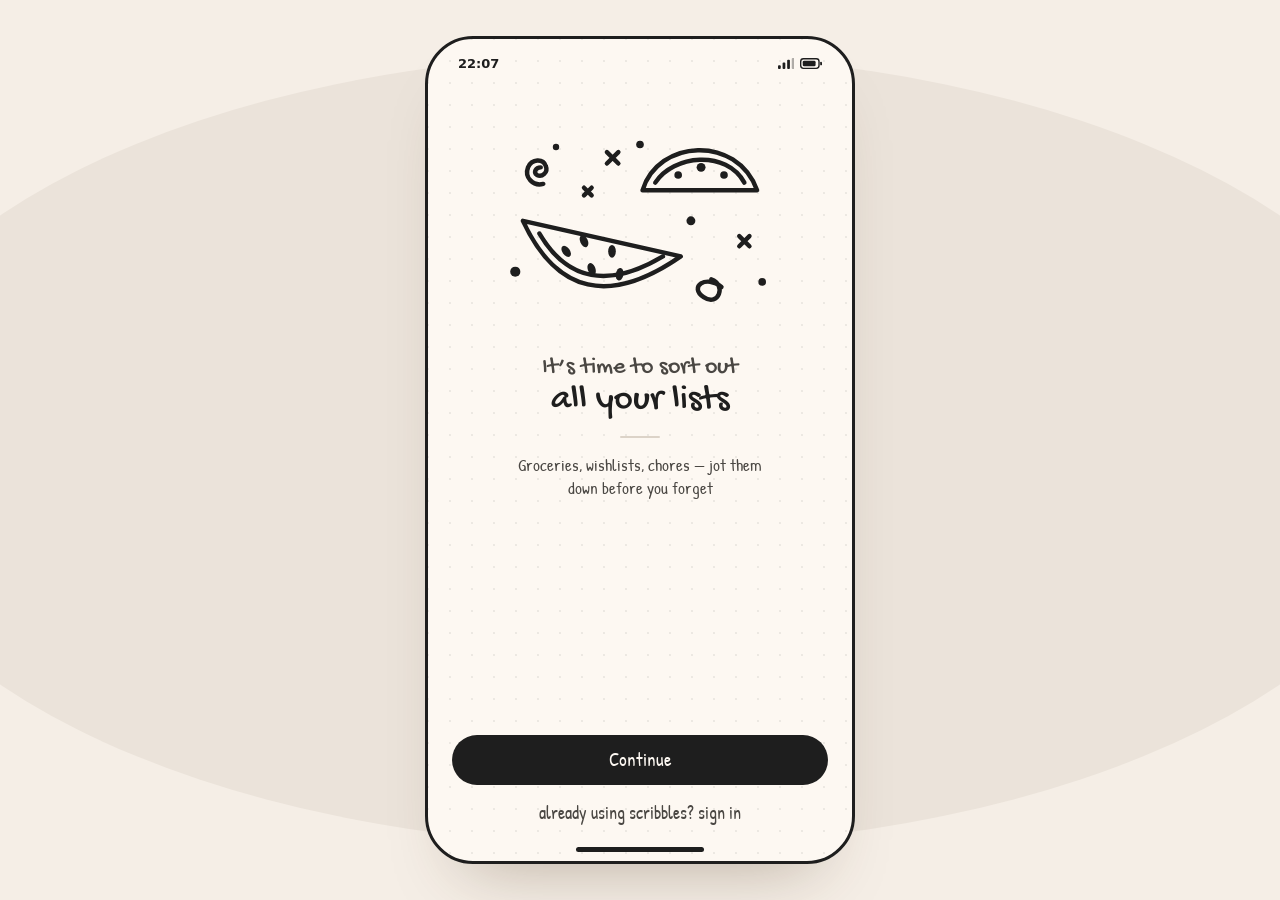
<file: index.html>
<!doctype html>
<html lang="en">
<head>
  <meta charset="utf-8">
  <meta name="viewport" content="width=device-width, initial-scale=1, maximum-scale=1, viewport-fit=cover">
  <meta name="theme-color" content="#FDF8F2">
  <title>Scribbles</title>
  <meta name="description" content="A doodly little app for lists, recipes, notes and monthly recaps.">
  <link rel="manifest" href="/manifest.webmanifest">
  <link rel="apple-touch-icon" href="/icons/apple-touch-icon.png">
  <meta name="apple-mobile-web-app-capable" content="yes">
  <meta name="mobile-web-app-capable" content="yes">
  <meta name="apple-mobile-web-app-status-bar-style" content="default">
  <meta name="apple-mobile-web-app-title" content="Scribbles">
  <link rel="icon" href="data:image/svg+xml,%3Csvg xmlns='http://www.w3.org/2000/svg' viewBox='0 0 32 32'%3E%3Crect width='32' height='32' rx='8' fill='%23FDF8F2'/%3E%3Cpath d='M8 17l5 5 11-13' fill='none' stroke='%231E1E1E' stroke-width='3.2' stroke-linecap='round' stroke-linejoin='round'/%3E%3C/svg%3E">
  <link rel="preconnect" href="https://fonts.googleapis.com">
  <link rel="preconnect" href="https://fonts.gstatic.com" crossorigin>
  <link href="https://fonts.googleapis.com/css2?family=Gochi+Hand&family=Patrick+Hand&display=swap" rel="stylesheet">
  <link rel="stylesheet" href="style.css">
</head>
<body>
  <main class="phone">
    <div class="status" aria-hidden="true">
      <span id="clock">13:35</span>
      <span class="status-icons">
        <svg viewBox="0 0 18 12"><rect x="0" y="8" width="3" height="4" rx="1"/><rect x="5" y="5" width="3" height="7" rx="1"/><rect x="10" y="2" width="3" height="10" rx="1"/><rect x="15" y="0" width="3" height="12" rx="1" opacity=".35"/></svg>
        <svg viewBox="0 0 24 12"><rect x=".75" y=".75" width="20" height="10.5" rx="3" fill="none" stroke="currentColor" stroke-width="1.5"/><rect x="3" y="3" width="14" height="6" rx="1.5"/><rect x="22" y="4" width="2" height="4" rx="1"/></svg>
      </span>
    </div>
    <div id="app"></div>
  </main>

  <script src="recap.js"></script>
  <script src="draw.js"></script>
  <script src="sync.js"></script>
  <script src="app.js"></script>
</body>
</html>
</file>
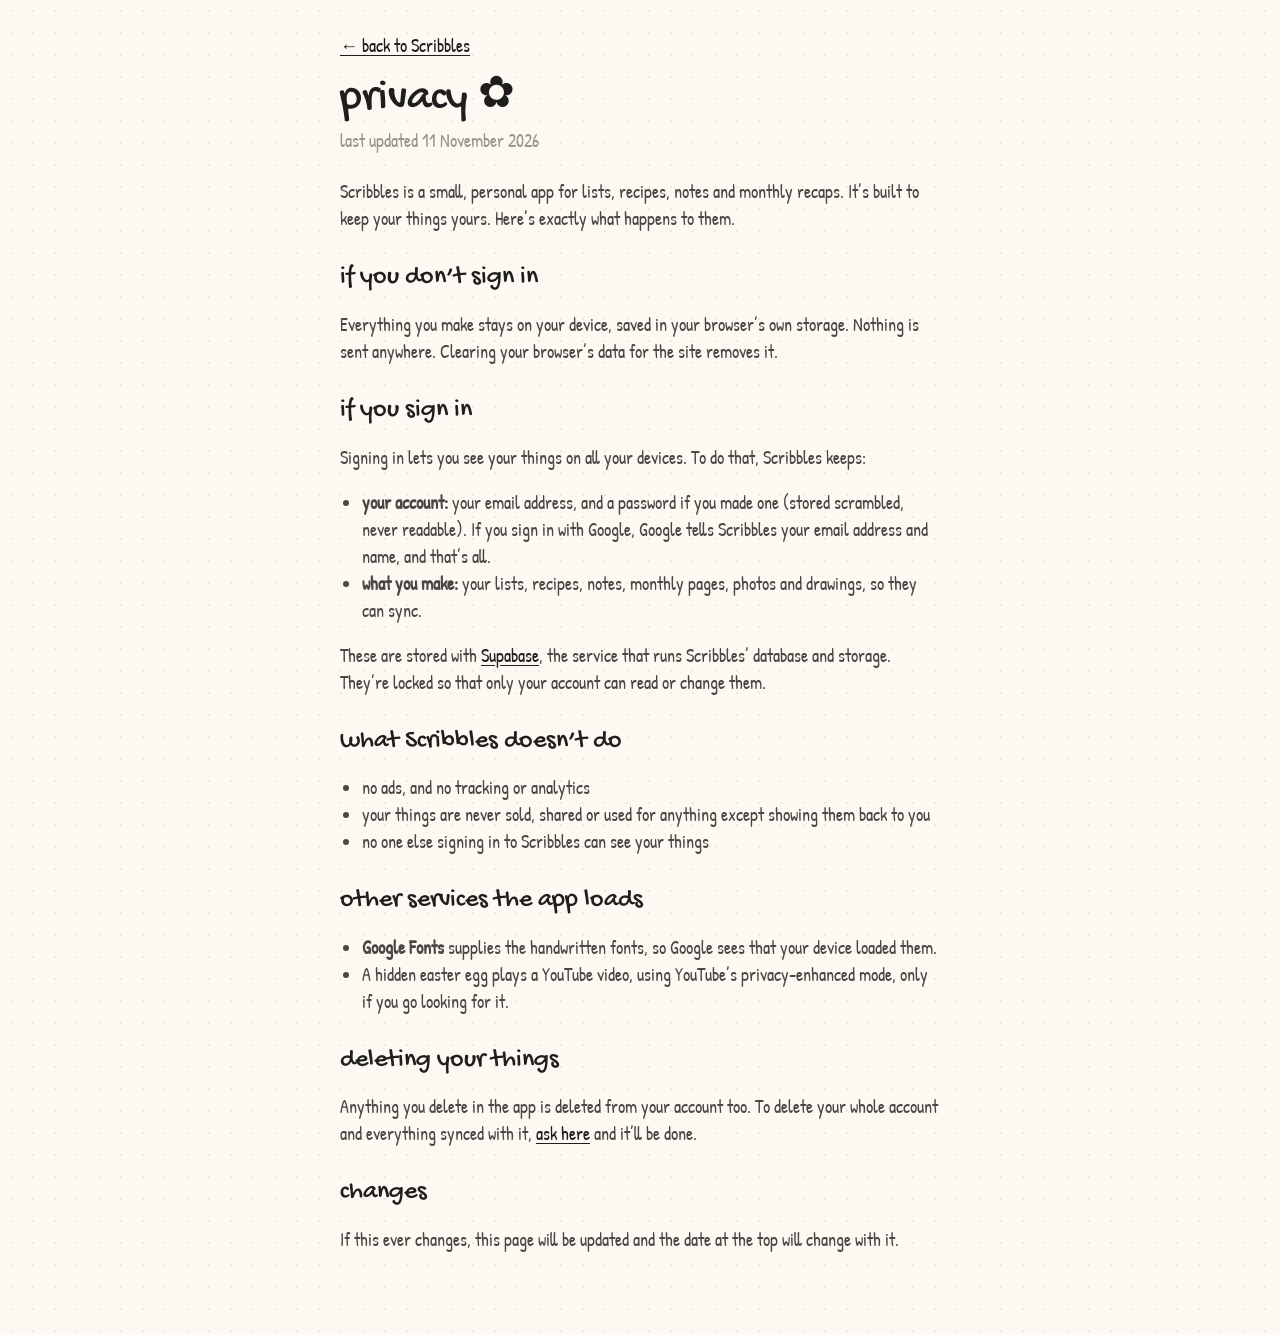
<file: privacy.html>
<!doctype html>
<html lang="en">
<head>
  <meta charset="utf-8">
  <meta name="viewport" content="width=device-width, initial-scale=1">
  <title>Privacy · Scribbles</title>
  <meta name="description" content="How Scribbles handles your data.">
  <link rel="preconnect" href="https://fonts.googleapis.com">
  <link rel="preconnect" href="https://fonts.gstatic.com" crossorigin>
  <link href="https://fonts.googleapis.com/css2?family=Gochi+Hand&family=Patrick+Hand&display=swap" rel="stylesheet">
  <style>
    :root { --paper: #FDF8F2; --ink: #1E1E1E; --soft: #4A4743; --muted: #9B948C; --line: #DCD3C8; }
    * { box-sizing: border-box; }
    body {
      margin: 0;
      background-color: var(--paper);
      background-image: radial-gradient(circle, rgba(30, 30, 30, .075) 1px, transparent 1.3px);
      background-size: 22px 22px;
      color: var(--ink);
      font: 18px/1.5 'Patrick Hand', 'Comic Sans MS', cursive;
    }
    main { max-width: 640px; margin: 0 auto; padding: 32px 20px 64px; }
    h1, h2 { font-family: 'Gochi Hand', 'Comic Sans MS', cursive; font-weight: 400; line-height: 1.1; }
    h1 { font-size: 44px; margin: 8px 0 4px; }
    h2 { font-size: 26px; margin: 32px 0 6px; }
    p, li { color: var(--soft); }
    ul { padding-left: 22px; }
    a { color: var(--ink); text-underline-offset: 3px; }
    .date { color: var(--muted); margin: 0 0 24px; }
    .back { display: inline-block; margin-bottom: 8px; }
  </style>
</head>
<body>
  <main>
    <a class="back" href="/">← back to Scribbles</a>
    <h1>privacy ✿</h1>
    <p class="date">last updated 11 November 2026</p>

    <p>Scribbles is a small, personal app for lists, recipes, notes and monthly recaps. It’s built to keep your things yours. Here’s exactly what happens to them.</p>

    <h2>if you don’t sign in</h2>
    <p>Everything you make stays on your device, saved in your browser’s own storage. Nothing is sent anywhere. Clearing your browser’s data for the site removes it.</p>

    <h2>if you sign in</h2>
    <p>Signing in lets you see your things on all your devices. To do that, Scribbles keeps:</p>
    <ul>
      <li><b>your account:</b> your email address, and a password if you made one (stored scrambled, never readable). If you sign in with Google, Google tells Scribbles your email address and name, and that’s all.</li>
      <li><b>what you make:</b> your lists, recipes, notes, monthly pages, photos and drawings, so they can sync.</li>
    </ul>
    <p>These are stored with <a href="https://supabase.com/privacy">Supabase</a>, the service that runs Scribbles’ database and storage. They’re locked so that only your account can read or change them.</p>

    <h2>what Scribbles doesn’t do</h2>
    <ul>
      <li>no ads, and no tracking or analytics</li>
      <li>your things are never sold, shared or used for anything except showing them back to you</li>
      <li>no one else signing in to Scribbles can see your things</li>
    </ul>

    <h2>other services the app loads</h2>
    <ul>
      <li><b>Google Fonts</b> supplies the handwritten fonts, so Google sees that your device loaded them.</li>
      <li>A hidden easter egg plays a YouTube video, using YouTube’s privacy-enhanced mode, only if you go looking for it.</li>
    </ul>

    <h2>deleting your things</h2>
    <p>Anything you delete in the app is deleted from your account too. To delete your whole account and everything synced with it, <a href="https://github.com/franc13e/scribbles/issues">ask here</a> and it’ll be done.</p>

    <h2>changes</h2>
    <p>If this ever changes, this page will be updated and the date at the top will change with it.</p>
  </main>
</body>
</html>
</file>
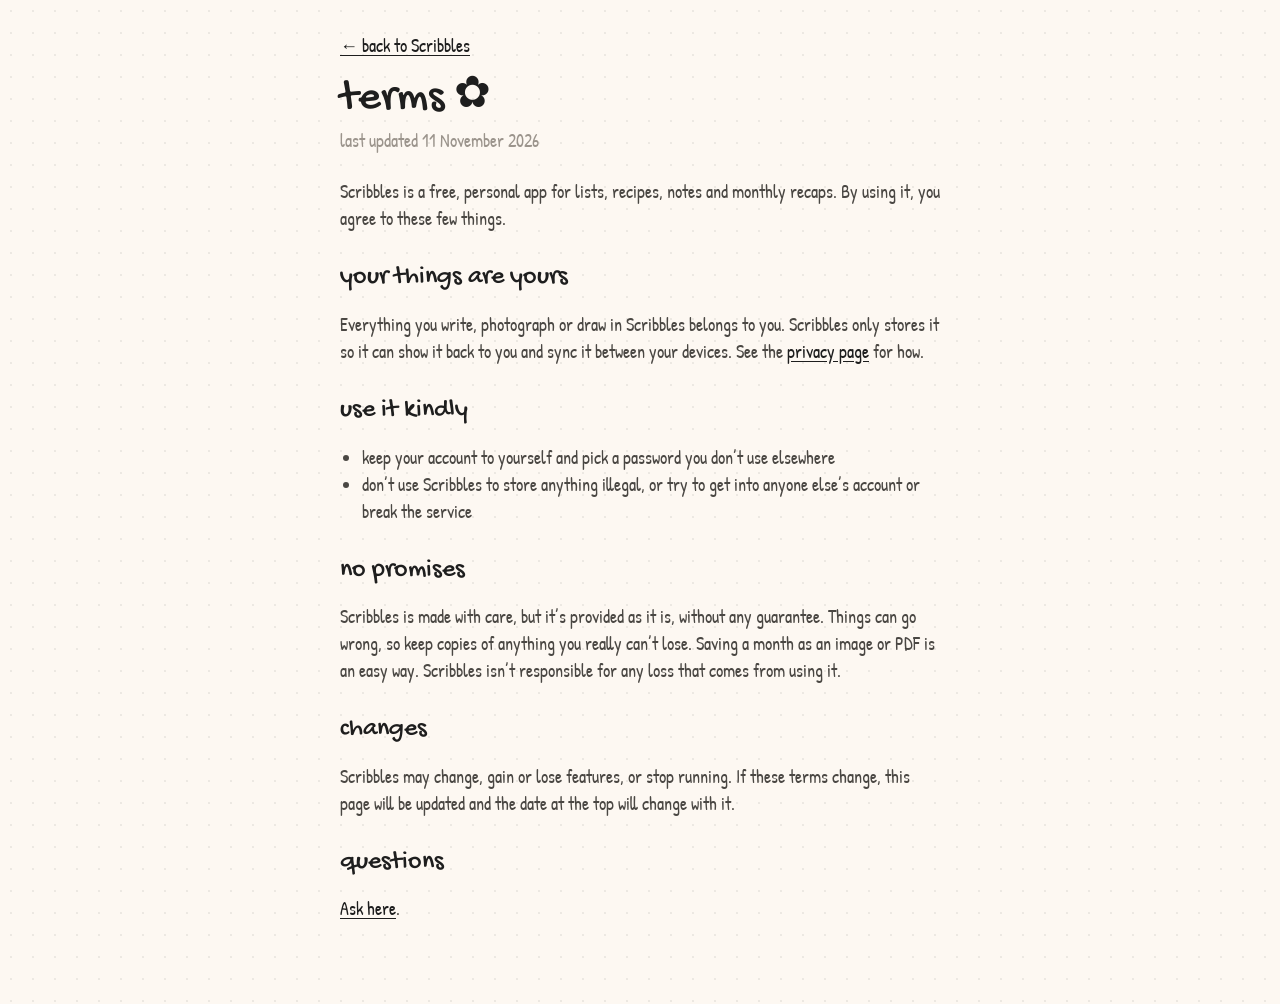
<file: terms.html>
<!doctype html>
<html lang="en">
<head>
  <meta charset="utf-8">
  <meta name="viewport" content="width=device-width, initial-scale=1">
  <title>Terms · Scribbles</title>
  <meta name="description" content="The terms for using Scribbles.">
  <link rel="preconnect" href="https://fonts.googleapis.com">
  <link rel="preconnect" href="https://fonts.gstatic.com" crossorigin>
  <link href="https://fonts.googleapis.com/css2?family=Gochi+Hand&family=Patrick+Hand&display=swap" rel="stylesheet">
  <style>
    :root { --paper: #FDF8F2; --ink: #1E1E1E; --soft: #4A4743; --muted: #9B948C; }
    * { box-sizing: border-box; }
    body {
      margin: 0;
      background-color: var(--paper);
      background-image: radial-gradient(circle, rgba(30, 30, 30, .075) 1px, transparent 1.3px);
      background-size: 22px 22px;
      color: var(--ink);
      font: 18px/1.5 'Patrick Hand', 'Comic Sans MS', cursive;
    }
    main { max-width: 640px; margin: 0 auto; padding: 32px 20px 64px; }
    h1, h2 { font-family: 'Gochi Hand', 'Comic Sans MS', cursive; font-weight: 400; line-height: 1.1; }
    h1 { font-size: 44px; margin: 8px 0 4px; }
    h2 { font-size: 26px; margin: 32px 0 6px; }
    p, li { color: var(--soft); }
    ul { padding-left: 22px; }
    a { color: var(--ink); text-underline-offset: 3px; }
    .date { color: var(--muted); margin: 0 0 24px; }
    .back { display: inline-block; margin-bottom: 8px; }
  </style>
</head>
<body>
  <main>
    <a class="back" href="/">← back to Scribbles</a>
    <h1>terms ✿</h1>
    <p class="date">last updated 11 November 2026</p>

    <p>Scribbles is a free, personal app for lists, recipes, notes and monthly recaps. By using it, you agree to these few things.</p>

    <h2>your things are yours</h2>
    <p>Everything you write, photograph or draw in Scribbles belongs to you. Scribbles only stores it so it can show it back to you and sync it between your devices. See the <a href="/privacy.html">privacy page</a> for how.</p>

    <h2>use it kindly</h2>
    <ul>
      <li>keep your account to yourself and pick a password you don’t use elsewhere</li>
      <li>don’t use Scribbles to store anything illegal, or try to get into anyone else’s account or break the service</li>
    </ul>

    <h2>no promises</h2>
    <p>Scribbles is made with care, but it’s provided as it is, without any guarantee. Things can go wrong, so keep copies of anything you really can’t lose. Saving a month as an image or PDF is an easy way. Scribbles isn’t responsible for any loss that comes from using it.</p>

    <h2>changes</h2>
    <p>Scribbles may change, gain or lose features, or stop running. If these terms change, this page will be updated and the date at the top will change with it.</p>

    <h2>questions</h2>
    <p><a href="https://github.com/franc13e/scribbles/issues">Ask here</a>.</p>
  </main>
</body>
</html>
</file>
<file: style.css>
:root {
  --bg: #F5EEE6;
  --blob: #EBE3DA;
  --paper: #FDF8F2;
  --ink: #1E1E1E;
  --ink-soft: #4A4743;
  --muted: #9B948C;
  --line: #DCD3C8;
  --tape: rgba(226, 215, 201, .8);
  --hand: 'Gochi Hand', 'Comic Sans MS', cursive;
  --body: 'Patrick Hand', 'Comic Sans MS', cursive;
}

* { box-sizing: border-box; }
html, body { margin: 0; min-height: 100%; }
/* no double-tap zoom when tapping quickly (ticking items, poking the mochi) */
html, body, button, a, input { touch-action: manipulation; }

body {
  background: var(--bg);
  color: var(--ink);
  font-family: var(--body);
  font-size: 18px;
  line-height: 1.35;
  -webkit-font-smoothing: antialiased;
  -webkit-tap-highlight-color: transparent;
  /* feels like an app, not a page: no accidental text selection or long-press menus */
  -webkit-user-select: none;
  user-select: none;
  -webkit-touch-callout: none;
}
input, textarea { -webkit-user-select: text; user-select: text; }

/* the big soft blob behind the phone, like the reference shot */
body::before {
  content: "";
  position: fixed;
  inset: 6vh -12vw;
  background: var(--blob);
  border-radius: 50%;
  z-index: -1;
}

button, input, textarea { font: inherit; color: inherit; }
button { cursor: pointer; background: none; border: 0; padding: 0; }
a { color: inherit; text-decoration: none; }

/* ---------- phone frame ---------- */

.phone {
  position: relative;
  max-width: 430px;
  min-height: 100dvh;
  margin: 0 auto;
  background-color: var(--paper);
  /* faint dot-grid notebook paper */
  background-image: radial-gradient(circle, rgba(30, 30, 30, .075) 1px, transparent 1.3px);
  background-size: 22px 22px;
  background-position: 11px 11px;
  display: flex;
  flex-direction: column;
}

.status { display: none; }

#app { flex: 1; display: flex; flex-direction: column; }

@media (min-width: 560px) {
  .phone {
    height: min(880px, 92vh);
    min-height: 0;
    margin: 4vh auto;
    border: 3px solid var(--ink);
    border-radius: 48px;
    overflow: hidden;
    box-shadow: 0 40px 70px -40px rgba(70, 45, 20, .35);
  }
  #app { overflow-y: auto; scrollbar-width: none; }
  #app::-webkit-scrollbar { display: none; }
  .phone::after {
    content: "";
    position: absolute;
    left: 50%;
    bottom: 9px;
    width: 128px;
    height: 5px;
    margin-left: -64px;
    border-radius: 3px;
    background: var(--ink);
    pointer-events: none;
  }
  .status {
    display: flex;
    justify-content: space-between;
    align-items: center;
    padding: 16px 30px 4px;
    font-family: system-ui, sans-serif;
    font-size: 13px;
    font-weight: 600;
  }
  .status-icons { display: flex; gap: 6px; align-items: center; }
  .status-icons svg { height: 11px; fill: currentColor; }
  .screen { padding-bottom: 40px; }
}

/* ---------- screens ---------- */

.screen {
  flex: 1;
  display: flex;
  flex-direction: column;
  padding: 24px 24px calc(28px + env(safe-area-inset-bottom));
}

.screen.enter { animation: slide-in .35s cubic-bezier(.2, .8, .3, 1); }
@keyframes slide-in {
  from { opacity: 0; transform: translateX(18px); }
  to { opacity: 1; transform: none; }
}

.center { text-align: center; }

.art {
  display: flex;
  justify-content: center;
  margin: 18px 0 8px;
}
.art svg { width: 100%; max-width: 280px; height: auto; }
.doodle { overflow: visible; }

h1, h2, h3 { font-family: var(--hand); font-weight: 400; margin: 0; line-height: 1.05; }

.headline { font-size: 36px; margin-top: 12px; }
.headline small {
  display: block;
  font-size: 24px;
  color: var(--ink-soft);
  margin-bottom: 2px;
}

.sub { color: var(--ink-soft); margin: 16px auto 0; max-width: 250px; font-size: 17px; }

.rule { width: 40px; height: 2px; background: var(--line); margin: 16px auto 0; border-radius: 2px; }

.spacer { flex: 1; min-height: 24px; }

/* ---------- doodle motion ---------- */

.doodle .tw, .doodle .wig, .doodle .bob, .doodle .beat, .doodle .float, .doodle .look, .doodle .zap {
  transform-box: fill-box;
  transform-origin: center;
}
.tw { animation: twinkle 2.8s ease-in-out infinite; }
.tw.d1 { animation-delay: -.9s; }
.tw.d2 { animation-delay: -1.8s; }
.wig { animation: wiggle 3s ease-in-out infinite; }
.bob { animation: bob 2.4s ease-in-out infinite; }
.beat { animation: beat 1.8s ease-in-out infinite; }
.float { animation: float 5s ease-in-out infinite; }
.look { animation: look 4s ease-in-out infinite; }
.zap { animation: zap 3.2s ease-in-out infinite; }

@keyframes twinkle { 0%, 100% { transform: scale(1) rotate(0); } 50% { transform: scale(.55) rotate(45deg); opacity: .5; } }
@keyframes wiggle { 0%, 100% { transform: rotate(-4deg); } 50% { transform: rotate(4deg); } }
@keyframes bob { 0%, 100% { transform: translateY(0); } 50% { transform: translateY(-5px); } }
@keyframes beat { 0%, 100% { transform: scale(1); } 12% { transform: scale(1.18); } 24% { transform: scale(1); } 36% { transform: scale(1.1); } }
@keyframes float { 0%, 100% { transform: translateX(0); } 50% { transform: translateX(6px); } }
@keyframes look { 0%, 40%, 100% { transform: translate(0); } 50%, 85% { transform: translate(4px, 2px); } }
@keyframes zap { 0%, 88%, 100% { transform: scale(1) rotate(0); } 92% { transform: scale(1.08) rotate(-4deg); } 96% { transform: scale(1.04) rotate(3deg); } }

/* small doodles on cards only move when you hover */
.card .doodle * { animation-play-state: paused; }
.card:hover .doodle * { animation-play-state: running; }

/* ---------- mascot ---------- */

.mascot { display: block; width: 100%; height: auto; overflow: visible; }
.mascot .body { fill: var(--paper); stroke: var(--ink); stroke-width: 2.4; stroke-linejoin: round; }
.mascot .ln { fill: none; stroke: var(--ink); stroke-width: 2.2; stroke-linecap: round; stroke-linejoin: round; }
.mascot .blush { stroke-width: 1.3; opacity: .6; }
.mascot .eyes { transform-box: fill-box; transform-origin: center; animation: blink 4.6s infinite; }
@keyframes blink { 0%, 93%, 100% { transform: scaleY(1); } 96% { transform: scaleY(.1); } }

.buddy { position: relative; flex: none; display: block; width: 58px; }
.buddy > .mascot { transform-origin: 50% 100%; animation: sway 3.6s ease-in-out infinite; }
.buddy.sm { width: 34px; }
.buddy > .mascot.hop { animation: hop .5s cubic-bezier(.3, 1.6, .5, 1); }
@keyframes sway { 0%, 100% { transform: rotate(-3deg); } 50% { transform: rotate(3deg); } }
@keyframes hop {
  0% { transform: none; }
  30% { transform: scale(1.12, .84); }
  60% { transform: translateY(-12px) scale(.94, 1.06); }
  100% { transform: none; }
}

.bubble {
  position: absolute;
  right: 6px;
  bottom: calc(100% + 6px);
  background: var(--paper);
  border: 1.5px solid var(--ink);
  border-radius: 14px 14px 4px 14px;
  padding: 2px 10px;
  font-size: 14px;
  white-space: nowrap;
  animation: bubble-in .35s cubic-bezier(.3, 1.5, .5, 1);
}
@keyframes bubble-in { from { opacity: 0; transform: translateY(4px) scale(.9); } }

/* ---------- buttons ---------- */

.pill {
  display: inline-flex;
  align-items: center;
  justify-content: center;
  background: var(--ink);
  color: var(--paper);
  border-radius: 999px;
  padding: 12px 30px;
  font-size: 19px;
  transition: transform .15s, opacity .15s;
}
.pill:active { transform: scale(.96); }
.pill:disabled { opacity: .3; cursor: default; }
.pill.wide { width: 100%; }

.nav { display: flex; justify-content: space-between; align-items: center; }
.text-btn { color: var(--ink-soft); font-size: 18px; padding: 8px 4px; }
.text-btn:hover { color: var(--ink); }

/* ---------- wizard ---------- */

.question { font-size: 20px; margin: 22px 0 14px; text-align: center; }

.field {
  width: 100%;
  border: 2px solid var(--ink);
  border-radius: 12px;
  background: var(--paper);
  padding: 11px 16px;
  font-size: 21px;
  outline: none;
}
.field:focus { box-shadow: 0 0 0 4px var(--blob); }

.kinds { display: grid; grid-template-columns: 1fr 1fr; gap: 12px; }
.kind-tile {
  border: 2px solid var(--line);
  border-radius: 18px;
  background: var(--paper);
  padding: 10px 8px 12px;
  text-align: center;
  transition: border-color .15s, transform .15s;
}
.kind-tile svg { width: 100%; height: 72px; }
.kind-tile b { display: block; font-family: var(--hand); font-size: 21px; font-weight: 400; }
.kind-tile span { display: block; font-size: 14px; color: var(--muted); line-height: 1.2; }
.kind-tile.on { border-color: var(--ink); border-width: 3px; padding: 9px 7px 11px; }
.kind-tile:active { transform: scale(.97); }

/* ---------- home ---------- */

.home-head { display: flex; align-items: flex-end; justify-content: space-between; gap: 12px; margin: 22px 0 18px; }
.hello-row { display: flex; align-items: center; gap: 2px; }
.hello { color: var(--muted); font-size: 17px; text-align: left; }
.snd { width: 26px; height: 26px; }
.hello:hover { color: var(--ink-soft); }
.home-title { font-size: 42px; margin-top: 2px; }

.chips {
  display: flex;
  gap: 8px;
  overflow-x: auto;
  margin: 0 -24px 14px;
  padding: 2px 24px;
  scrollbar-width: none;
}
.chips::-webkit-scrollbar { display: none; }
.chip {
  flex: none;
  border: 1.5px solid var(--ink);
  border-radius: 999px;
  background: var(--paper);
  padding: 3px 13px;
  font-size: 16px;
  white-space: nowrap;
}
.chip i { font-style: normal; color: var(--muted); margin-left: 4px; }
.chip.on { background: var(--ink); color: var(--paper); }
.chip.on i { color: #bdb6ae; }

.group-label {
  font-family: var(--hand);
  font-size: 21px;
  margin: 10px 0 4px;
  display: flex;
  align-items: center;
  gap: 10px;
  color: var(--ink-soft);
}
.group-label::after { content: ""; flex: 1; height: 1.5px; background: var(--line); border-radius: 2px; }

.cards { display: grid; gap: 20px; padding-top: 12px; margin-bottom: 14px; }

/* each card is a scrap of paper stuck on with a bit of tape */
.card {
  position: relative;
  display: flex;
  align-items: center;
  gap: 12px;
  background: var(--paper);
  border: 1.5px solid var(--ink);
  border-radius: 18px;
  padding: 12px 16px 12px 10px;
  transform: rotate(-.7deg);
  transition: transform .2s;
}
.card:nth-child(even) { transform: rotate(.6deg); }
.card:hover { transform: translateY(-2px) rotate(0); }
.card::before {
  content: "";
  position: absolute;
  top: -10px;
  left: 50%;
  width: 52px;
  height: 18px;
  margin-left: -26px;
  background: var(--tape);
  border-radius: 2px;
  transform: rotate(-4deg);
}
.card:nth-child(even)::before { left: 72%; transform: rotate(5deg); }

.card-art { flex: none; width: 70px; height: 56px; }
.card-art svg { width: 100%; height: 100%; }
.card-body { flex: 1; min-width: 0; }
.card h3 { font-size: 23px; white-space: nowrap; overflow: hidden; text-overflow: ellipsis; }
.card small { color: var(--muted); font-size: 14px; }

.bar { height: 5px; border-radius: 5px; background: var(--blob); margin: 6px 0 3px; overflow: hidden; }
.bar span { display: block; height: 100%; background: var(--ink); border-radius: 5px; transition: width .3s; }

.empty { text-align: center; color: var(--muted); padding: 30px 0 20px; }
.empty .mascot { width: 92px; margin: 0 auto 12px; }

.dock {
  position: sticky;
  bottom: 0;
  margin: 0 -24px calc(-28px - env(safe-area-inset-bottom));
  padding: 18px 24px calc(28px + env(safe-area-inset-bottom));
  background: linear-gradient(to bottom, transparent, var(--paper) 35%);
}
@media (min-width: 560px) { .dock { margin-bottom: -40px; padding-bottom: 36px; } }

/* ---------- list detail ---------- */

.topbar { display: flex; justify-content: space-between; align-items: center; margin-bottom: 4px; }
.kind-tag { color: var(--muted); font-size: 15px; }

.hero { display: flex; align-items: center; gap: 12px; margin: 6px 0 4px; }
.hero-art { flex: none; width: 100px; height: 80px; }
.hero-art svg { width: 100%; height: 100%; }

.title-input {
  width: 100%;
  border: 0;
  background: transparent;
  font-family: var(--hand);
  font-size: 32px;
  line-height: 1.1;
  padding: 0;
  outline: none;
  border-bottom: 2px dashed transparent;
}
.title-input:focus { border-bottom-color: var(--line); }

.progress-row { display: flex; align-items: flex-end; justify-content: space-between; gap: 10px; margin-bottom: 14px; }
.progress-line { color: var(--muted); font-size: 16px; margin: 0; }

.group { margin-bottom: 22px; }
.group-head { display: flex; align-items: center; gap: 8px; border-bottom: 1.5px solid var(--ink); padding-bottom: 2px; }
.group-name {
  flex: 1;
  min-width: 0;
  border: 0;
  background: transparent;
  font-family: var(--hand);
  font-size: 22px;
  padding: 0;
  outline: none;
}
.group-count { color: var(--muted); font-size: 14px; }
.icon-btn {
  width: 28px;
  height: 28px;
  border-radius: 50%;
  display: grid;
  place-items: center;
  color: var(--muted);
  font-size: 20px;
  line-height: 1;
}
.icon-btn:hover { color: var(--ink); background: var(--blob); }

.items { list-style: none; margin: 0; padding: 0; }
.item {
  display: flex;
  align-items: center;
  gap: 10px;
  padding: 7px 0;
  border-bottom: 1.5px dashed var(--line);
}
.item.new { animation: pop .3s cubic-bezier(.3, 1.5, .5, 1); }
@keyframes pop { from { opacity: 0; transform: translateY(-6px) scale(.97); } }
.item .icon-btn { opacity: 0; transition: opacity .15s; }
.item:hover .icon-btn, .item:focus-within .icon-btn { opacity: 1; }
@media (hover: none) { .item .icon-btn { opacity: .55; } }
.icon-btn svg { width: 16px; height: 16px; }
.item .rep.on { opacity: 1; color: var(--ink-soft); }

.rep-tag {
  display: inline-block;
  margin-left: 6px;
  padding: 0 7px;
  border: 1.2px solid var(--line);
  border-radius: 999px;
  font-size: 12px;
  line-height: 1.5;
  color: var(--muted);
  vertical-align: 2px;
  white-space: nowrap;
}

.check { flex: none; width: 28px; height: 28px; color: var(--ink); }
.check svg { width: 100%; height: 100%; overflow: visible; }
.check .ring { fill: none; stroke: currentColor; stroke-width: 2.2; stroke-linecap: round; }
.check .tick {
  fill: none;
  stroke: currentColor;
  stroke-width: 3.2;
  stroke-linecap: round;
  stroke-linejoin: round;
  stroke-dasharray: 30;
  stroke-dashoffset: 30;
}
.item.done .tick { stroke-dashoffset: 0; }
.item.done.just .tick { animation: draw-tick .3s ease-out; }
.item.just .check { animation: squish .35s cubic-bezier(.3, 1.6, .5, 1); }
@keyframes draw-tick { from { stroke-dashoffset: 30; } }
@keyframes squish { 40% { transform: scale(.8); } }

.item-text {
  flex: 1;
  min-width: 0;
  text-align: left;
  font-size: 19px;
  overflow-wrap: anywhere;
  transition: color .2s;
}
.item.done .item-text { color: var(--muted); }

/* crayon scribble that crosses an item out */
.txt { position: relative; }
.scribble {
  position: absolute;
  left: -4px;
  top: 50%;
  width: calc(100% + 8px);
  height: 12px;
  margin-top: -6px;
  overflow: visible;
  pointer-events: none;
}
.scribble path {
  fill: none;
  stroke: var(--ink-soft);
  stroke-width: 1.8;
  stroke-linecap: round;
  stroke-linejoin: round;
  stroke-dasharray: 100;
  stroke-dashoffset: 100;
}
.item:not(.done) .scribble { display: none; }
.item.done .scribble path { stroke-dashoffset: 0; }
.item.done.just .scribble path { animation: draw .4s ease-out .08s backwards; }
@keyframes draw { from { stroke-dashoffset: 100; } }

.stk { width: 17px; height: 17px; margin-left: 6px; vertical-align: -2px; color: var(--muted); }
.stk path, .stk circle { fill: none; stroke: currentColor; stroke-width: 1.7; stroke-linecap: round; stroke-linejoin: round; }

.add-row { display: flex; align-items: center; gap: 10px; padding: 8px 0 0; }
.add-row input {
  flex: 1;
  min-width: 0;
  border: 0;
  background: transparent;
  font-size: 19px;
  padding: 4px 0;
  outline: none;
}
.add-row input::placeholder { color: var(--muted); }
.add-plus {
  flex: none;
  width: 28px;
  height: 28px;
  border-radius: 50%;
  border: 2px dashed var(--muted);
  color: var(--muted);
  display: grid;
  place-items: center;
  font-size: 18px;
  line-height: 1;
}
.add-row:focus-within .add-plus { border-style: solid; border-color: var(--ink); color: var(--ink); }

.new-group {
  width: 100%;
  border: 1.5px dashed var(--ink-soft);
  border-radius: 16px;
  background: var(--paper);
  padding: 11px;
  color: var(--ink-soft);
  font-size: 18px;
}
.new-group:hover { background: var(--blob); color: var(--ink); }

.list-foot { display: flex; justify-content: space-between; margin-top: 18px; }
.danger:hover { color: #B4432F; }

/* ---------- little celebrations ---------- */

.spark {
  position: fixed;
  width: 14px;
  height: 14px;
  margin: -7px 0 0 -7px;
  color: var(--ink);
  pointer-events: none;
  z-index: 50;
  animation: spark .85s cubic-bezier(.2, .7, .3, 1) forwards;
}
.spark svg { display: block; width: 100%; height: 100%; }
@keyframes spark {
  0% { transform: translate(0, 0) scale(.3) rotate(0); opacity: 1; }
  70% { opacity: 1; }
  100% { transform: translate(var(--dx), var(--dy)) scale(1) rotate(var(--r)); opacity: 0; }
}

.toast {
  position: fixed;
  left: 50%;
  bottom: 64px;
  display: flex;
  align-items: center;
  gap: 10px;
  background: var(--paper);
  border: 2px solid var(--ink);
  border-radius: 999px;
  padding: 5px 20px 5px 8px;
  font-size: 18px;
  white-space: nowrap;
  z-index: 60;
  transform: translateX(-50%);
  transition: opacity .35s, transform .35s;
  animation: toast-in .45s cubic-bezier(.3, 1.5, .5, 1);
}
.toast .mascot { width: 38px; }
.toast.out { opacity: 0; transform: translate(-50%, 10px); }
@keyframes toast-in { from { opacity: 0; transform: translate(-50%, 20px) scale(.9); } }

/* ---------- repeat sheet ---------- */

.sheet-wrap {
  position: fixed;
  inset: 0;
  z-index: 40;
  display: flex;
  flex-direction: column;
  justify-content: flex-end;
}
@media (min-width: 560px) { .sheet-wrap { position: absolute; } } /* stay inside the phone frame */
.sheet-backdrop { position: absolute; inset: 0; background: rgba(30, 30, 30, .18); }
.sheet {
  position: relative;
  background: var(--paper);
  border-top: 2px solid var(--ink);
  border-radius: 26px 26px 0 0;
  padding: 14px 22px calc(22px + env(safe-area-inset-bottom));
}
@media (min-width: 560px) { .sheet { padding-bottom: 32px; } }
.sheet::before {
  content: "";
  display: block;
  width: 40px;
  height: 4px;
  margin: 0 auto 14px;
  border-radius: 2px;
  background: var(--line);
}
.sheet h3 { font-size: 24px; margin-bottom: 14px; white-space: nowrap; overflow: hidden; text-overflow: ellipsis; }
.rep-opts { display: flex; flex-wrap: wrap; gap: 8px; }
.sheet-label { color: var(--muted); font-size: 15px; margin: 18px 0 8px; }
.days { display: flex; justify-content: space-between; gap: 6px; margin-bottom: 22px; }
.day {
  width: 40px;
  height: 40px;
  border-radius: 50%;
  border: 1.5px solid var(--ink);
  font-size: 17px;
  transition: transform .15s;
}
.day.on { background: var(--ink); color: var(--paper); }
.day:active { transform: scale(.9); }
.sheet-wrap.fresh .sheet { animation: sheet-up .32s cubic-bezier(.2, .9, .3, 1); }
.sheet-wrap.fresh .sheet-backdrop { animation: fade .25s; }
@keyframes sheet-up { from { transform: translateY(100%); } }
@keyframes fade { from { opacity: 0; } }

/* ---------- home dock ---------- */

.dock-row { display: flex; gap: 10px; }
.dock-row .grow { flex: 1; }
.pill.ghost { background: var(--paper); color: var(--ink); border: 1.5px solid var(--ink); padding: 10px 18px; }
.pill svg { width: 19px; height: 19px; margin-right: 6px; flex: none; }

/* ---------- month recap ---------- */

.m-top { display: flex; align-items: center; justify-content: space-between; gap: 8px; margin: 2px 0 16px; }
.m-btn {
  height: 40px;
  min-width: 64px;
  padding: 0 14px;
  border-radius: 999px;
  border: 1.5px solid var(--ink);
  background: var(--paper);
  font-size: 17px;
  display: inline-flex;
  align-items: center;
  justify-content: center;
}
.m-btn.dark { background: var(--ink); color: var(--paper); }
.m-title { text-align: center; line-height: 1; min-width: 0; }
.m-title h1 { font-size: 36px; }
.m-nav { font-size: 15px; color: var(--ink-soft); margin-top: 3px; white-space: nowrap; }
.m-nav button { color: var(--ink-soft); padding: 2px 4px; text-decoration: underline dotted; text-underline-offset: 3px; }
.m-nav button:hover { color: var(--ink); }

.m-card {
  position: relative;
  display: flex;
  gap: 12px;
  border: 1.5px solid var(--ink);
  border-radius: 18px;
  background: var(--paper);
  padding: 12px 14px;
  margin-bottom: 16px;
}
.m-card::before {
  content: "";
  position: absolute;
  top: -10px;
  left: 50%;
  width: 56px;
  height: 18px;
  margin-left: -28px;
  background: var(--tape);
  border-radius: 2px;
  transform: rotate(-3deg);
}
.m-hl { flex: 1; min-width: 0; }
.m-hl h3 { font-size: 20px; margin-bottom: 2px; }
.m-hl textarea {
  width: 100%;
  border: 0;
  background: transparent;
  resize: none;
  font-size: 16px;
  line-height: 1.3;
  padding: 0;
  outline: none;
}
.m-hl textarea::placeholder { color: var(--muted); }
.m-stats {
  flex: none;
  width: 92px;
  border-left: 1.5px solid var(--line);
  padding-left: 12px;
  display: flex;
  flex-direction: column;
  justify-content: center;
  font-size: 14px;
  line-height: 1.25;
  color: var(--ink-soft);
}
.m-stats b { font-family: var(--hand); font-weight: 400; font-size: 22px; color: var(--ink); }
.m-stats small { font-size: 12px; color: var(--muted); margin-top: 4px; }

/* the board is sized in cqw (1% of its width), the same units recap.js exports in */
/* the wrap scrolls sideways when zoomed in; its padding keeps things on the edges from being cut off */
.board-wrap { margin: -12px -24px; padding: 12px 14px; overflow-x: auto; overflow-y: hidden; scrollbar-width: thin; }
.board { position: relative; container-type: inline-size; width: calc(var(--z, 1) * 100%); }
.wk {
  display: grid;
  grid-template-columns: repeat(7, minmax(0, 1fr));
  height: 7cqw;
  align-items: center;
  text-align: center;
  font-size: 3.6cqw;
  color: var(--ink-soft);
}
.cal { display: grid; grid-template-columns: repeat(7, minmax(0, 1fr)); border-top: 2px solid var(--ink); border-left: 1px solid var(--line); }
.cell {
  position: relative;
  height: 20cqw;
  border-right: 1px solid var(--line);
  border-bottom: 1px solid var(--line);
  padding: .8cqw 1cqw;
  display: flex;
  flex-direction: column;
  align-items: flex-start;
  text-align: left;
  overflow: hidden;
  font-size: 3cqw;
  line-height: 1.1;
}
button.cell:active { background: var(--blob); }
.num { font-size: 3.4cqw; }
.cell.out .num { color: #B8B0A6; }
.cell.today .num { background: var(--ink); color: var(--paper); border-radius: 999px; padding: 0 1.3cqw; }
.cnote {
  display: -webkit-box;
  -webkit-line-clamp: 3;
  -webkit-box-orient: vertical;
  overflow: hidden;
  overflow-wrap: anywhere;
  margin-top: .3cqw;
}
.ctick {
  position: absolute;
  left: 1cqw;
  bottom: 1cqw;
  font-style: normal;
  font-size: 2.8cqw;
  background: var(--bg);
  color: var(--ink-soft);
  border-radius: 1.4cqw;
  padding: 0 .8cqw;
}

.layer { position: absolute; inset: 0; pointer-events: none; }
.el {
  position: absolute;
  transform: translate(-50%, -50%) rotate(var(--r, 0deg));
  pointer-events: auto;
  touch-action: none;
  cursor: grab;
}
.el.sel { outline: 1.5px dashed var(--ink); outline-offset: 6px; z-index: 2; }
.el-photo, .el-sticker { width: var(--w); }
.el-sticker svg { display: block; width: 100%; height: auto; overflow: visible; }
.el-photo img { display: block; width: 100%; object-fit: cover; background: var(--blob); -webkit-user-drag: none; }
.fr-polaroid {
  background: #FFFDF9;
  padding: calc(var(--w) * .05) calc(var(--w) * .05) calc(var(--w) * .16);
  box-shadow: 0 2px 8px rgba(30, 30, 30, .16);
}
.fr-taped::after {
  content: "";
  position: absolute;
  left: 30%;
  top: calc(var(--w) * -.06);
  width: 40%;
  height: calc(var(--w) * .12);
  background: rgba(226, 215, 201, .9);
  transform: rotate(-3deg);
}
.fr-round img { aspect-ratio: 1 !important; border-radius: 50%; border: calc(var(--w) * .025) solid var(--ink); }
.fr-plain img { border-radius: calc(var(--w) * .04); }
.el-text { font-family: var(--hand); white-space: pre; line-height: 1.05; text-align: center; }

/* shapes for words and stamps; recap.js draws the same padding in the export */
.sh-pill { border: .08em solid var(--ink); border-radius: 999px; padding: .25em .7em; background: rgba(253, 248, 242, .9); }
.sh-bubble { border: .08em solid var(--ink); border-radius: .6em .6em .6em .15em; padding: .3em .6em; background: #FFFDF9; }
.sh-tag { background: var(--ink); color: var(--paper); border-radius: .3em; padding: .2em .6em; }
/* a sticky note: coloured paper with a bit of tape, at least 4.4em square-ish (recap.js draws the same) */
.sh-sticky {
  display: flex;
  align-items: center;
  justify-content: center;
  min-width: 4.4em;
  min-height: 3.96em;
  padding: .7em;
  background: var(--sc);
  border-radius: .12em;
  box-shadow: 0 .12em .35em rgba(30, 30, 30, .16);
}
.sh-sticky::before {
  content: "";
  position: absolute;
  left: 30%;
  top: -.28em;
  width: 40%;
  height: .56em;
  background: rgba(226, 215, 201, .85);
  transform: rotate(-4deg);
}

/* handles on the selected thing; ::before makes them easier to grab */
.h { position: absolute; border-radius: 50%; font-family: var(--body); }
.h::before { content: ""; position: absolute; inset: -10px; }
.h-del {
  left: -22px;
  top: -22px;
  width: 26px;
  height: 26px;
  background: var(--paper);
  color: var(--ink);
  border: 1.5px solid var(--ink);
  font-size: 17px;
  line-height: 1;
  display: grid;
  place-items: center;
}
.h-size { right: -18px; bottom: -18px; width: 20px; height: 20px; background: var(--ink); border: 3px solid var(--paper); cursor: nwse-resize; }
.h-rot { left: 50%; top: -40px; width: 18px; height: 18px; margin-left: -9px; border: 1.5px solid var(--ink); background: var(--paper); cursor: grab; }
.h-rot::after { content: ""; position: absolute; left: 50%; top: 100%; width: 1.5px; height: 16px; margin-left: -.75px; background: var(--ink); }

.m-legend { display: flex; justify-content: space-between; align-items: center; gap: 10px; font-size: 14px; color: var(--ink-soft); margin: 10px 0 0; }
.m-legend p { margin: 0; display: flex; flex-wrap: wrap; gap: 2px 12px; }
.m-zoom { flex: none; display: flex; align-items: center; border: 1.5px solid var(--line); border-radius: 999px; }
.m-zoom button { width: 30px; height: 26px; font-size: 18px; line-height: 1; color: var(--ink); }
.m-zoom button:disabled { color: var(--line); cursor: default; }
.m-zoom span { min-width: 30px; text-align: center; }
.m-legend i { font-style: normal; background: var(--bg); border-radius: 6px; padding: 0 5px; }

.m-dock { display: flex; gap: 10px; }
.m-dock > .pill { flex: 1; font-size: 17px; padding: 11px 8px; }
.m-tools { flex: 1; display: flex; flex-wrap: wrap; gap: 8px; justify-content: center; }
.m-tools .chip { padding: 6px 14px; }

.m-sheet { max-height: 92%; overflow-y: auto; }
.m-sheet h3 { margin-bottom: 10px; }
.m-sheet .sheet-label { margin: 14px 0 6px; }
.m-sheet-head { display: flex; justify-content: space-between; align-items: baseline; gap: 10px; }
.m-sheet-head span { flex: none; color: var(--ink-soft); font-size: 15px; }
.m-note { font-family: var(--hand); font-size: 19px; padding: 9px 14px; }
.m-ticks { list-style: none; margin: 0; padding: 0; max-height: 28vh; overflow-y: auto; }
.m-ticks li { display: flex; align-items: center; gap: 8px; padding: 4px 0; font-size: 17px; }
.m-ticks li > svg { width: 18px; height: 18px; flex: none; }
.m-ticks li span { flex: 1; min-width: 0; overflow-wrap: anywhere; }
.m-ticks li i {
  font-style: normal;
  font-size: 13px;
  color: var(--ink-soft);
  border: 1.2px solid var(--line);
  border-radius: 999px;
  padding: 0 8px;
  white-space: nowrap;
}
.m-empty { color: var(--muted); font-size: 15px; margin: 0; }
.m-row {
  display: flex;
  justify-content: space-between;
  align-items: center;
  gap: 10px;
  border-top: 1.5px dashed var(--line);
  padding-top: 12px;
  margin-top: 14px;
  font-size: 16px;
}
.switch { position: relative; flex: none; width: 46px; height: 28px; border-radius: 999px; background: var(--line); transition: background .2s; }
.switch::after {
  content: "";
  position: absolute;
  left: 3px;
  top: 3px;
  width: 22px;
  height: 22px;
  border-radius: 50%;
  background: var(--paper);
  transition: transform .2s;
}
.switch.on { background: var(--ink); }
.switch.on::after { transform: translateX(18px); }
.m-btns { display: flex; gap: 10px; margin-top: 18px; }
.m-btns .pill { flex: 1; font-size: 17px; padding: 12px 10px; }

.m-tabs { display: flex; gap: 8px; overflow-x: auto; margin-bottom: 14px; scrollbar-width: none; }
.m-tabs::-webkit-scrollbar { display: none; }
.tray { display: grid; grid-template-columns: repeat(4, minmax(0, 1fr)); gap: 10px; max-height: 46vh; overflow-y: auto; padding: 2px; }
.tray.stamps { grid-template-columns: repeat(2, minmax(0, 1fr)); }
.tray-btn {
  height: 72px;
  border: 1.5px solid var(--line);
  border-radius: 16px;
  background: var(--paper);
  display: grid;
  place-items: center;
  padding: 10px;
  transition: transform .15s;
}
.tray-btn:active { transform: scale(.94); }
.tray-btn svg { width: 100%; height: 44px; overflow: visible; }
.tray-sticky { position: relative; width: 44px; height: 40px; background: var(--sc); border-radius: 2px; box-shadow: 0 2px 5px rgba(30, 30, 30, .16); transform: rotate(-3deg); }
.tray-sticky::before { content: ""; position: absolute; left: 30%; top: -5px; width: 40%; height: 9px; background: rgba(226, 215, 201, .9); transform: rotate(-4deg); }
.m-colors { display: flex; gap: 10px; margin: 12px 0 2px; }
.m-color { width: 32px; height: 30px; border-radius: 3px; background: var(--sc); border: 1.5px solid rgba(30, 30, 30, .2); }
.m-color.on { box-shadow: 0 0 0 2.5px var(--paper), 0 0 0 4px var(--ink); }
.tray-stamp { font-family: var(--hand); font-size: 17px; white-space: pre; line-height: 1.05; text-align: center; }

.m-words { font-family: var(--hand); font-size: 22px; resize: none; display: block; }
.m-shapes { display: flex; flex-wrap: wrap; gap: 8px; margin: 12px 0 4px; }

.m-preview { height: 34vh; display: grid; place-items: center; margin-bottom: 14px; overflow: hidden; }
.m-preview img { max-width: 100%; max-height: 34vh; border-radius: 4px; box-shadow: 0 8px 24px rgba(30, 30, 30, .14); transform: rotate(-1.2deg); }
.m-busy { color: var(--muted); text-align: center; }
.m-busy .mascot { width: 56px; margin: 0 auto 6px; animation: bop .35s ease-in-out infinite alternate; }
.seg { display: grid; grid-template-columns: 1fr 1fr; border: 1.5px solid var(--ink); border-radius: 999px; padding: 3px; }
.seg button { border-radius: 999px; padding: 7px; font-size: 16px; }
.seg button.on { background: var(--ink); color: var(--paper); }

/* ---------- notebook ---------- */

.t-paper { --tint: var(--paper); }
.t-butter { --tint: #F7EBC6; }
.t-peach { --tint: #F6DCD3; }
.t-sage { --tint: #E0E8D5; }
.t-sky { --tint: #DCE6EF; }

.b-year { font-family: var(--body); font-size: 16px; color: var(--muted); }
.b-empty .art svg { max-width: 190px; color: var(--ink); }
.b-search {
  width: 100%;
  border: 1.5px solid var(--line);
  border-radius: 999px;
  background: var(--paper);
  padding: 7px 16px;
  font-size: 17px;
  outline: none;
  margin-bottom: 6px;
}
.b-search:focus { border-color: var(--ink); }

.r-grid { display: grid; grid-template-columns: 1fr 1fr; gap: 22px 14px; padding-top: 14px; margin-bottom: 14px; }
.r-card {
  position: relative;
  display: flex;
  flex-direction: column;
  background: var(--paper);
  border: 1.5px solid var(--ink);
  border-radius: 16px;
  padding: 8px 8px 10px;
  min-width: 0;
  transform: rotate(-1deg);
  transition: transform .2s;
}
.r-card:nth-child(even) { transform: rotate(.9deg); }
.r-card:hover { transform: translateY(-2px) rotate(0); }
.r-card::before {
  content: "";
  position: absolute;
  top: -9px;
  left: 50%;
  width: 46px;
  height: 16px;
  margin-left: -23px;
  background: var(--tape);
  border-radius: 2px;
  transform: rotate(-4deg);
  z-index: 1;
}
.r-thumb {
  aspect-ratio: 1;
  border-radius: 10px;
  overflow: hidden;
  background: var(--blob);
  display: grid;
  place-items: center;
  margin-bottom: 6px;
}
.r-thumb img { width: 100%; height: 100%; object-fit: cover; display: block; }
.r-thumb svg { width: 86%; height: 86%; }
.r-card .doodle * { animation-play-state: paused; }
.r-card h3 {
  font-size: 20px;
  display: -webkit-box;
  -webkit-line-clamp: 2;
  -webkit-box-orient: vertical;
  overflow: hidden;
  overflow-wrap: anywhere;
}
.r-card small { color: var(--muted); font-size: 13px; line-height: 1.25; }
.r-host { display: flex; align-items: center; gap: 3px; white-space: nowrap; overflow: hidden; text-overflow: ellipsis; }
.r-host svg { width: 12px; height: 12px; flex: none; }

/* the square crop sheet for recipe photos */
.crop-view {
  position: relative;
  width: 100%;
  max-width: 46vh;
  aspect-ratio: 1;
  margin: 0 auto;
  overflow: hidden;
  border-radius: 12px;
  background: var(--ink);
  touch-action: none;
  cursor: grab;
}
.crop-img { position: absolute; left: 0; top: 0; max-width: none; pointer-events: none; -webkit-user-drag: none; }
/* rule-of-thirds lines and a paper edge, so it's clear what gets kept */
.crop-grid {
  position: absolute;
  inset: 0;
  pointer-events: none;
  border: 2px solid var(--paper);
  border-radius: 12px;
  background:
    linear-gradient(to right, transparent calc(33.33% - .5px), rgba(253, 248, 242, .55) calc(33.33% - .5px) calc(33.33% + .5px), transparent calc(33.33% + .5px) calc(66.66% - .5px), rgba(253, 248, 242, .55) calc(66.66% - .5px) calc(66.66% + .5px), transparent calc(66.66% + .5px)),
    linear-gradient(to bottom, transparent calc(33.33% - .5px), rgba(253, 248, 242, .55) calc(33.33% - .5px) calc(33.33% + .5px), transparent calc(33.33% + .5px) calc(66.66% - .5px), rgba(253, 248, 242, .55) calc(66.66% - .5px) calc(66.66% + .5px), transparent calc(66.66% + .5px));
}
.crop-zoom { display: block; width: 100%; margin: 16px 0 4px; accent-color: var(--ink); }
.crop-hint { margin: 0; text-align: center; color: var(--muted); font-size: 14px; }

/* sticky notes, two columns, each as tall as its words */
.n-grid { columns: 2; column-gap: 14px; padding-top: 6px; margin-bottom: 14px; }
.n-card {
  display: block;
  break-inside: avoid;
  margin-bottom: 14px;
  background: var(--tint);
  border: 1.5px solid var(--ink);
  border-radius: 4px 14px 14px 14px;
  padding: 10px 12px 8px;
  transform: rotate(-.8deg);
  transition: transform .2s;
}
.n-card:nth-child(3n + 2) { transform: rotate(.9deg); }
.n-card:nth-child(3n) { transform: rotate(-.3deg); }
.n-card:hover { transform: translateY(-2px) rotate(0); }
.n-card h3 { font-size: 20px; overflow-wrap: anywhere; margin-bottom: 2px; }
.n-card p {
  margin: 0;
  font-size: 15px;
  line-height: 1.3;
  white-space: pre-line;
  overflow-wrap: anywhere;
  display: -webkit-box;
  -webkit-line-clamp: 7;
  -webkit-box-orient: vertical;
  overflow: hidden;
}
.n-card small { display: block; color: var(--muted); font-size: 12px; margin-top: 6px; }

/* recipe page */
.r-photo {
  position: relative;
  display: block;
  width: 100%;
  margin: 8px 0 14px;
  background: #FFFDF9;
  padding: 8px 8px 30px;
  box-shadow: 0 2px 10px rgba(30, 30, 30, .14);
  transform: rotate(-1deg);
}
.r-photo img { display: block; width: 100%; object-fit: cover; background: var(--blob); max-height: 52vh; }
.r-photo::before {
  content: "";
  position: absolute;
  top: -10px;
  left: 50%;
  width: 70px;
  height: 20px;
  margin-left: -35px;
  background: var(--tape);
  transform: rotate(3deg);
}
.r-photo-btns { position: absolute; right: 10px; bottom: 4px; display: flex; gap: 6px; }
.r-photo-btns .chip { font-size: 14px; padding: 1px 10px; border-color: var(--line); color: var(--ink-soft); }
.r-add-photo {
  height: 120px;
  padding: 0;
  display: flex;
  flex-direction: column;
  align-items: center;
  justify-content: center;
  gap: 4px;
  background: transparent;
  box-shadow: none;
  border: 1.5px dashed var(--ink-soft);
  border-radius: 16px;
  color: var(--ink-soft);
  font-size: 17px;
  transform: none;
}
.r-add-photo::before { display: none; }
.r-add-photo svg { width: 30px; height: 30px; }
.r-add-photo:hover { background: var(--blob); color: var(--ink); }

.r-meta { display: flex; gap: 8px; margin: 10px 0 8px; }
.r-chip {
  flex: 1;
  min-width: 0;
  display: flex;
  align-items: center;
  gap: 6px;
  border: 1.5px solid var(--line);
  border-radius: 999px;
  padding: 3px 12px;
  color: var(--ink-soft);
}
.r-chip:focus-within { border-color: var(--ink); }
.r-chip svg, .r-link > svg { width: 18px; height: 18px; flex: none; }
.r-chip input, .r-link input {
  flex: 1;
  min-width: 0;
  border: 0;
  background: transparent;
  padding: 3px 0;
  font-size: 17px;
  color: var(--ink);
  outline: none;
}
.r-chip input::placeholder, .r-link input::placeholder, .r-notes::placeholder, .n-body::placeholder { color: var(--muted); }
.r-link {
  display: flex;
  align-items: center;
  gap: 6px;
  color: var(--ink-soft);
  border-bottom: 1.5px dashed var(--line);
  margin-bottom: 20px;
}
.r-link:focus-within { border-bottom-color: var(--ink); }
.r-open { flex: none; font-size: 16px; color: var(--ink); text-decoration: underline dotted; text-underline-offset: 3px; padding: 4px 2px; }

.r-h { flex: 1; font-size: 22px; padding: 1px 0; }
.r-rows { list-style: none; margin: 0; padding: 0; }
.r-row { display: flex; align-items: flex-start; gap: 10px; padding: 6px 0; border-bottom: 1.5px dashed var(--line); }
.r-row.new { animation: pop .3s cubic-bezier(.3, 1.5, .5, 1); }
.r-row input, .r-row textarea {
  flex: 1;
  min-width: 0;
  border: 0;
  background: transparent;
  font-size: 19px;
  line-height: 1.35;
  padding: 2px 0;
  outline: none;
  resize: none;
  overflow: hidden;
  display: block;
}
.r-row.done input, .r-row.done textarea { color: var(--muted); text-decoration: line-through; text-decoration-color: var(--ink-soft); }
.r-dot, .r-num {
  flex: none;
  width: 26px;
  height: 26px;
  margin-top: 1px;
  display: grid;
  place-items: center;
  border-radius: 50%;
}
.r-dot::before { content: ""; width: 9px; height: 9px; border-radius: 50%; background: var(--ink); }
.r-dot svg, .r-num svg { width: 20px; height: 20px; }
.r-row.done .r-dot::before { display: none; }
.r-num { border: 1.5px solid var(--ink); font-family: var(--hand); font-size: 16px; line-height: 1; }
.r-row.done .r-num { border-color: var(--line); }
.r-row .icon-btn { flex: none; opacity: 0; transition: opacity .15s; }
.r-row:hover .icon-btn, .r-row:focus-within .icon-btn { opacity: 1; }
@media (hover: none) { .r-row .icon-btn { opacity: .55; } }
.r-shop { display: inline-flex; align-items: center; gap: 6px; font-size: 16px; margin-top: 6px; }
.r-shop svg { width: 18px; height: 18px; }
.r-notes {
  width: 100%;
  border: 0;
  background: transparent;
  resize: none;
  overflow: hidden;
  font-size: 18px;
  line-height: 1.4;
  padding: 8px 0 0;
  outline: none;
  display: block;
}
.recipe .list-foot { margin-top: 4px; }

.b-pick { display: grid; gap: 8px; }
.b-pick-btn {
  display: flex;
  align-items: center;
  gap: 10px;
  border: 1.5px solid var(--ink);
  border-radius: 14px;
  padding: 10px 14px;
  font-size: 18px;
  text-align: left;
}
.b-pick-btn svg { width: 20px; height: 20px; flex: none; }
.b-pick-btn span { min-width: 0; overflow: hidden; text-overflow: ellipsis; white-space: nowrap; }
.b-pick-btn.ghost { border-style: dashed; color: var(--ink-soft); }
.b-pick-btn:active { transform: scale(.98); }

/* a note is a sheet of dotted or blank paper in its colour */
.screen.note { background-color: var(--tint); }
.screen.note.dots {
  background-image: radial-gradient(circle, rgba(30, 30, 30, .09) 1px, transparent 1.3px);
  background-size: 22px 22px;
  background-position: 11px 11px;
}
.note .dock { background: linear-gradient(to bottom, transparent, var(--tint) 35%); }
.n-tools { display: flex; align-items: center; justify-content: space-between; gap: 10px; margin: 10px 0 6px; }
.n-tools .b-sub { margin: 0; }
.n-tints { display: flex; gap: 8px; }
.n-tint { width: 26px; height: 26px; border-radius: 50%; background: var(--tint); border: 1.5px solid var(--line); }
.n-tint.on { border: 2px solid var(--ink); box-shadow: inset 0 0 0 3px var(--paper); }
.n-body {
  flex: 1;
  width: 100%;
  min-height: 52vh;
  border: 0;
  resize: none;
  overflow: hidden;
  outline: none;
  font-size: 19px;
  line-height: 1.5;
  padding: 0;
  margin-top: 10px;
  background: transparent;
}

/* small sub-filters: savoury / sweet, dots / blank */
.b-sub { display: flex; gap: 6px; margin: 0 0 10px; }
.b-sub button {
  border: 1.5px solid var(--line);
  border-radius: 999px;
  padding: 1px 12px;
  font-size: 15px;
  color: var(--ink-soft);
  background: var(--paper);
}
.b-sub button.on { border-color: var(--ink); background: var(--ink); color: var(--paper); }
.b-sub i { font-style: normal; margin-left: 4px; opacity: .6; }
.r-flavours { margin: 8px 0 0; }

/* a rubber date stamp; the date input sits invisibly on top so tapping it opens the date picker */
.n-stamp {
  position: relative;
  align-self: flex-start;
  margin: 8px 0 6px 4px;
  padding: 2px 12px;
  border: 1.8px solid var(--ink);
  border-radius: 8px;
  box-shadow: 0 0 0 2.5px var(--tint, var(--paper)), 0 0 0 4px var(--ink);
  font-family: var(--hand);
  font-size: 18px;
  transform: rotate(-3deg);
  cursor: pointer;
}
.n-stamp input { position: absolute; inset: 0; width: 100%; height: 100%; opacity: 0; cursor: pointer; }
.n-stamp.sm { display: inline-block; margin: 8px 0 2px 2px; padding: 0 8px; font-size: 13px; color: var(--ink); border-width: 1.3px; box-shadow: none; }

.n-photos { display: flex; flex-wrap: wrap; justify-content: center; align-items: flex-start; gap: 16px 14px; margin: 14px 0 6px; }
.n-ph { --w: 148px; position: relative; width: var(--w); transform: rotate(var(--r)); }
.n-photos.one .n-ph { --w: 230px; }
.n-ph img { display: block; width: 100%; max-height: 240px; object-fit: cover; background: var(--blob); -webkit-user-drag: none; }
.n-ph.sel { outline: 1.5px dashed var(--ink); outline-offset: 5px; }
.n-ph-tools { margin: 10px 0 2px; }
.n-thumb { display: block; width: 100%; aspect-ratio: 4 / 3; object-fit: cover; border-radius: 8px; margin-bottom: 6px; background: var(--blob); }

/* ---------- wishlists: photos, links and saving ---------- */

.w-save { display: inline-flex; align-items: center; gap: 4px; }
.w-save svg { width: 19px; height: 19px; }
.w-save:disabled { opacity: .35; cursor: default; }

/* a tiny polaroid of the wish */
.w-thumb {
  flex: none;
  width: 46px;
  height: 46px;
  padding: 3px;
  background: #FFFDF9;
  box-shadow: 0 1px 5px rgba(30, 30, 30, .16);
  transform: rotate(-3deg);
}
.item.wish:nth-child(even) .w-thumb { transform: rotate(2.5deg); }
.w-thumb img { display: block; width: 100%; height: 100%; object-fit: cover; background: var(--blob); -webkit-user-drag: none; }
.item.done .w-thumb { opacity: .55; }
.w-body { flex: 1; min-width: 0; display: flex; flex-direction: column; align-items: flex-start; gap: 2px; }
.w-body .item-text { width: 100%; }
.w-go {
  flex: none;
  max-width: 100%;
  overflow: hidden;
  text-overflow: ellipsis;
  white-space: nowrap;
  border: 1.2px solid var(--line);
  border-radius: 999px;
  padding: 0 8px;
  font-size: 13px;
  line-height: 1.6;
  color: var(--ink-soft);
}
.w-go:hover { border-color: var(--ink); color: var(--ink); }
.w-go svg, .r-open svg { width: 14px; height: 14px; margin-left: 2px; vertical-align: -2px; }

/* pressing and holding an item turns it into a text box */
.item-edit {
  flex: 1;
  min-width: 0;
  border: 0;
  border-bottom: 1.5px dashed var(--ink);
  background: transparent;
  font-size: 19px;
  padding: 2px 0;
  outline: none;
}
.list-hint { margin: -10px 0 14px; color: var(--muted); font-size: 14px; text-align: center; }
.item .icon-btn.w-edit { opacity: .7; }

.w-top { display: flex; align-items: center; gap: 14px; }
.w-pic {
  flex: none;
  width: 92px;
  height: 92px;
  border: 1.5px dashed var(--ink-soft);
  border-radius: 16px;
  display: flex;
  flex-direction: column;
  align-items: center;
  justify-content: center;
  gap: 2px;
  color: var(--ink-soft);
  font-size: 15px;
}
.w-pic svg { width: 26px; height: 26px; }
.w-pic.has { border: 0; border-radius: 0; padding: 4px; background: #FFFDF9; box-shadow: 0 2px 8px rgba(30, 30, 30, .16); transform: rotate(-2deg); }
.w-pic img { display: block; width: 100%; height: 100%; object-fit: cover; -webkit-user-drag: none; }
.w-fields { flex: 1; min-width: 0; display: flex; flex-direction: column; gap: 10px; }
.w-name {
  width: 100%;
  border: 0;
  border-bottom: 1.5px dashed var(--line);
  background: transparent;
  font-family: var(--hand);
  font-size: 24px;
  padding: 2px 0;
  outline: none;
}
.w-name:focus { border-bottom-color: var(--ink); }
.w-sheet .w-link { margin-bottom: 0; }
.w-pic-btns { display: flex; gap: 8px; margin-top: 14px; }
.w-pic-btns .chip { padding: 2px 12px; }
.w-sheet > .pill { margin-top: 20px; }
.w-pdf-note { text-align: center; margin: 12px 0 0; }

/* ---------- sign in & sync ---------- */

.snd.on { color: var(--ink-soft); }
.acct .art { margin: 4px 0 0; }
.acct .art svg { max-width: 210px; }
.acct .headline { font-size: 34px; }
.acct .sub { margin-top: 8px; }
.acct-seg { margin: 20px 0 12px; }
.g-btn { background: #FFFFFF; color: var(--ink); border: 1.5px solid var(--ink); margin-top: 18px; gap: 10px; }
.g-btn svg { width: 20px; height: 20px; margin: 0; }
.acct-or { display: flex; align-items: center; gap: 10px; color: var(--muted); font-size: 14px; margin: 16px 0 0; }
.acct-or::before, .acct-or::after { content: ""; flex: 1; height: 1.5px; background: var(--line); }
.acct-or + .acct-seg { margin-top: 12px; }
.acct-form { display: grid; gap: 10px; text-align: left; }
.acct-form .field { font-size: 19px; }
.acct-form .pill { margin-top: 4px; }
.acct-err { margin: 0; color: #B4432F; font-size: 15px; }
.acct-msg { margin: 0; color: var(--ink-soft); font-size: 15px; }
.acct-email { font-family: var(--hand); font-size: 26px; margin: 2px 0 0; overflow-wrap: anywhere; }
.acct-status { margin-top: 6px; }
.acct-note { color: var(--muted); font-size: 14px; margin: 10px 0 0; }
.acct-legal a { text-decoration: underline dotted; text-underline-offset: 3px; }

/* ---------- drawing pad (draw.js) ---------- */

.draw-wrap { position: fixed; inset: 0; z-index: 70; background: var(--paper); animation: fade .2s; }
@media (min-width: 560px) { .draw-wrap { position: absolute; } } /* stay inside the phone frame */
.draw-box {
  height: 100%;
  display: flex;
  flex-direction: column;
  gap: 14px;
  padding: calc(16px + env(safe-area-inset-top)) 16px calc(18px + env(safe-area-inset-bottom));
}
@media (min-width: 560px) { .draw-box { padding-top: 44px; padding-bottom: 36px; } }
.draw-top { display: flex; align-items: center; justify-content: space-between; gap: 8px; }
.draw-top h2 { font-size: 26px; }
.draw-pad {
  position: relative;
  width: min(100%, 62vh);
  aspect-ratio: 1;
  margin: auto;
  border: 1.5px solid var(--ink);
  border-radius: 18px;
  background-color: #FFFDF9;
  background-image: radial-gradient(circle, rgba(30, 30, 30, .09) 1px, transparent 1.3px);
  background-size: 5% 5%;
  background-position: 2.5% 2.5%;
  touch-action: none;
  overflow: hidden;
  cursor: crosshair;
}
.draw-pad canvas { position: absolute; inset: 0; width: 100%; height: 100%; }
.draw-tools { display: flex; align-items: center; gap: 6px; }
.draw-gap { flex: 1; }
.draw-tool {
  display: flex;
  flex-direction: column;
  align-items: center;
  gap: 1px;
  min-width: 52px;
  padding: 6px 4px 3px;
  border-radius: 14px;
  font-size: 13px;
  color: var(--ink-soft);
}
.draw-tool svg { width: 24px; height: 24px; }
.draw-tool.on { background: var(--ink); color: var(--paper); }
.draw-tool:disabled { opacity: .3; cursor: default; }
.draw-colours { display: flex; justify-content: center; gap: 10px; }
.draw-colour { width: 32px; height: 32px; border-radius: 50%; background: var(--c); border: 1.5px solid rgba(30, 30, 30, .25); }
.draw-colour.on { box-shadow: 0 0 0 3px var(--paper), 0 0 0 5px var(--ink); }

/* drawings on the month page and in notes have no frame, just ink */
.el-draw { width: var(--w); }
.el-draw img, .n-ph.fr-ink img { display: block; width: 100%; background: none; -webkit-user-drag: none; }
.n-ph.fr-ink img { max-height: none; }

/* ---------- lero lero ---------- */

.lero {
  position: fixed;
  inset: 0;
  z-index: 80;
  display: grid;
  place-items: center;
  padding: 16px;
  background: rgba(30, 30, 30, .35);
  animation: fade .2s;
}
.lero-box {
  width: min(400px, 100%);
  background: var(--paper);
  border: 2px solid var(--ink);
  border-radius: 22px;
  padding: 10px 12px 12px;
  animation: pop-in .4s cubic-bezier(.3, 1.5, .5, 1);
}
.lero-head { display: flex; align-items: center; gap: 8px; margin-bottom: 8px; }
.lero-head b { flex: 1; font-family: var(--hand); font-weight: 400; font-size: 22px; }
.lero .buddy > .mascot { animation: bop .35s ease-in-out infinite alternate; }
.lero-video { aspect-ratio: 16 / 9; border: 1.5px solid var(--ink); border-radius: 14px; overflow: hidden; background: var(--ink); }
.lero-video iframe { display: block; width: 100%; height: 100%; border: 0; }
@keyframes pop-in { from { opacity: 0; transform: scale(.85); } }
@keyframes bop { from { transform: translateY(0) rotate(-8deg); } to { transform: translateY(-6px) rotate(8deg); } }

@media (prefers-reduced-motion: reduce) {
  *, *::before, *::after { animation: none !important; transition: none !important; }
}
</file>
